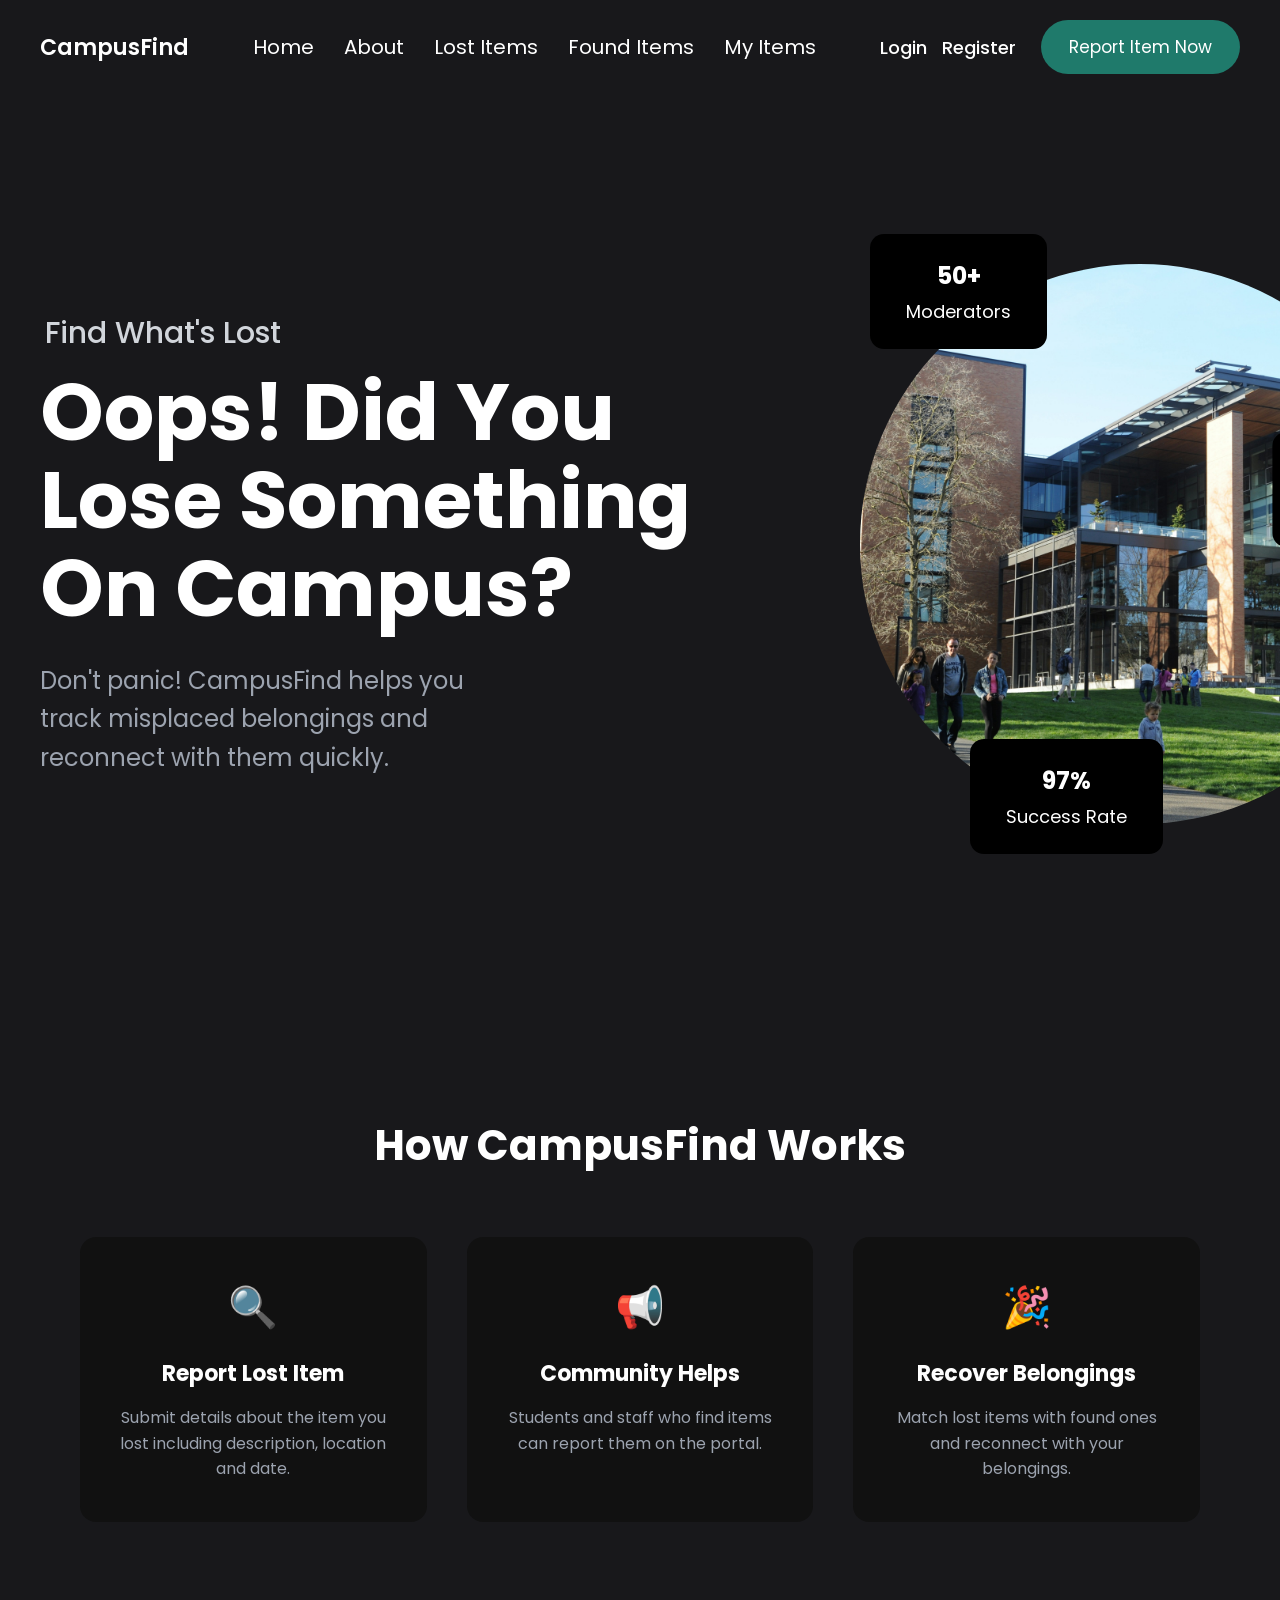
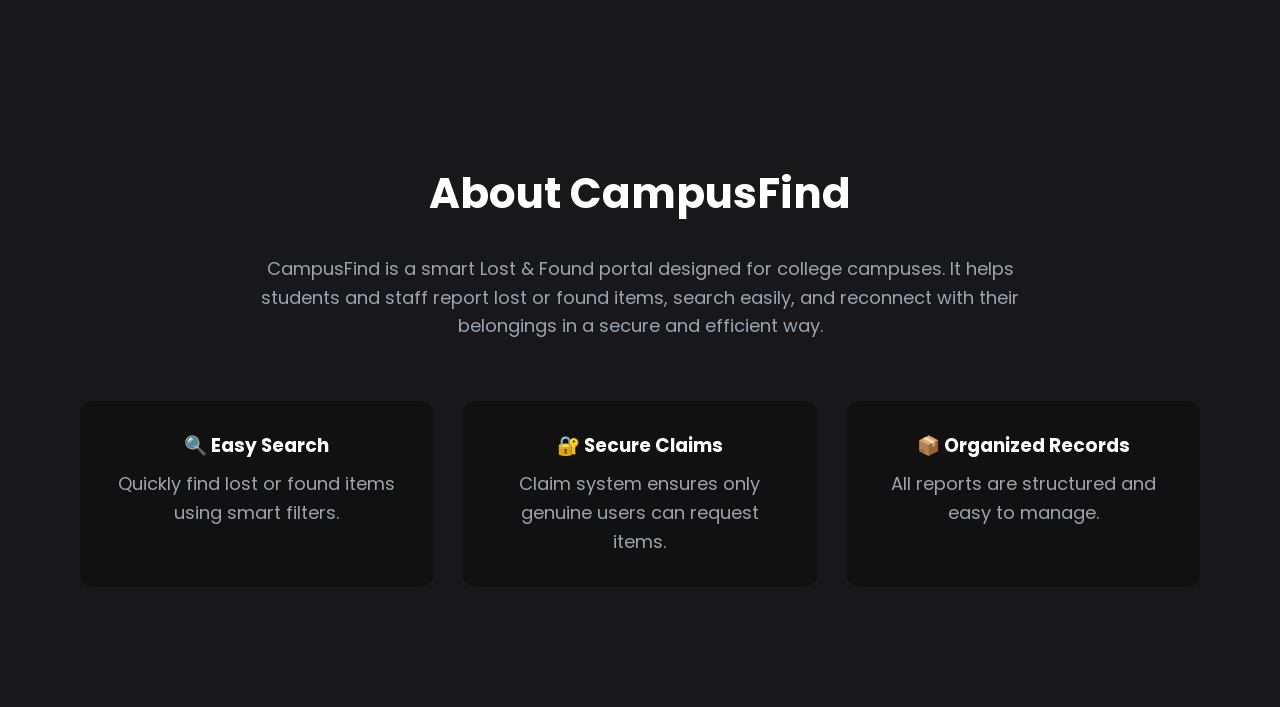
<file: index.html>
<!DOCTYPE html>
<html>
<head>
<title>CampusFind</title>
<link rel="stylesheet" href="css/style.css">

<link href="https://fonts.googleapis.com/css2?family=Poppins:wght@300;400;500;600;700&display=swap" rel="stylesheet">
</head>

<body>

<header class="navbar">

<div class="logo">CampusFind</div>

<nav class="nav-links">
<a href="#">Home</a>
<a href="#about">About</a>
<a href="lost-items.html">Lost Items</a>
<a href="found-items.html">Found Items</a>
<a href="my-items.html">My Items</a>
<a href="admin.html" id="adminLink" style="display:none;">Admin</a>
</nav>

<div class="nav-right">

<div id="authSection">
<a href="login.html">Login</a>
<a href="register.html">Register</a>
</div>

<div id="userSection" style="display:none;">
<span id="username"></span>
<button onclick="logout()" class="report-btn">Logout</button>
</div>

<a href="report-item.html" class="report-btn">Report Item Now</a>

</div>

</header>
<div id="userSection" style="display:none;">
<span id="username"></span>
<button onclick="logout()" class="report-btn">Logout</button>
</div>

</div>

<section class="hero">

<div class="hero-left">

<p class="tag">Find What's Lost</p>

<h1>
  Oops! Did You <br>
  <span class="no-break">Lose Something</span> <br>
  On Campus?
</h1>

<p class="desc">
Don't panic! CampusFind helps you track misplaced belongings
and reconnect with them quickly.
</p>


</div>


<div class="hero-right">

<img src="campus.jpg" class="hero-img">


<div class="card card1">
<h3>50+</h3>
<p>Moderators</p>
</div>

<div class="card card2">
<h3>5k+ Users</h3>
<p>Items Found</p>
</div>

<div class="card card3">
<h3>97%</h3>
<p>Success Rate</p>
</div>


</div>

</section>

<section class="how-it-works">

<h2>How CampusFind Works</h2>

<div class="steps">

<div class="step">
<div class="icon">🔍</div>
<h3>Report Lost Item</h3>
<p>Submit details about the item you lost including description, location and date.</p>
</div>

<div class="step">
<div class="icon">📢</div>
<h3>Community Helps</h3>
<p>Students and staff who find items can report them on the portal.</p>
</div>

<div class="step">
<div class="icon">🎉</div>
<h3>Recover Belongings</h3>
<p>Match lost items with found ones and reconnect with your belongings.</p>
</div>

</div>

</section>

<section id="about" class="about-section">

  <h2>About CampusFind</h2>

  <p>
    CampusFind is a smart Lost & Found portal designed for college campuses.
    It helps students and staff report lost or found items, search easily,
    and reconnect with their belongings in a secure and efficient way.
  </p>

  <div class="about-features">

    <div class="feature">
      <h3>🔍 Easy Search</h3>
      <p>Quickly find lost or found items using smart filters.</p>
    </div>

    <div class="feature">
      <h3>🔐 Secure Claims</h3>
      <p>Claim system ensures only genuine users can request items.</p>
    </div>

    <div class="feature">
      <h3>📦 Organized Records</h3>
      <p>All reports are structured and easy to manage.</p>
    </div>

  </div>

</section>



<script src="js/navbar.js"></script>

</body>
</html>
</file>
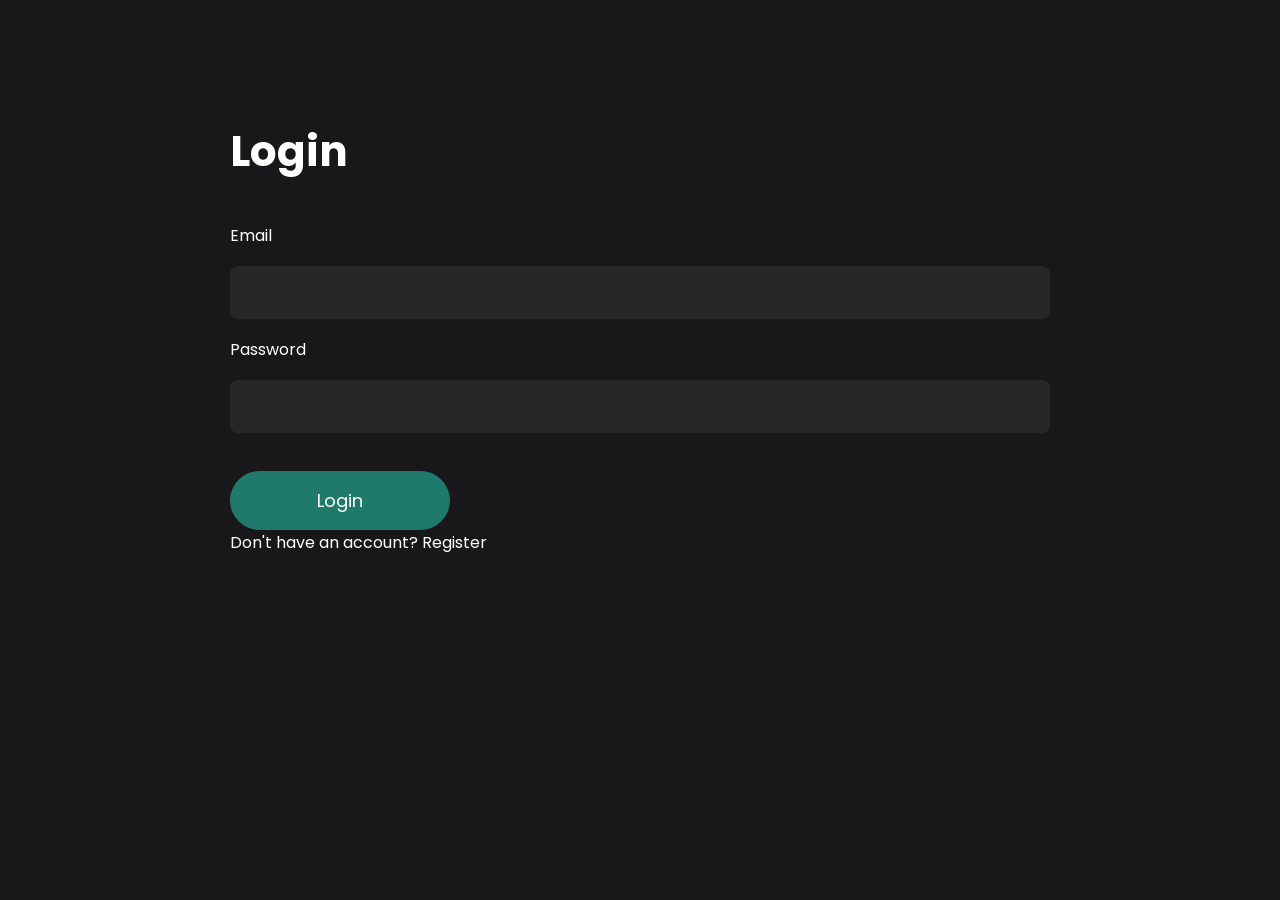
<file: login.html>
<!DOCTYPE html>
<html>
<head>
<title>Login | CampusFind</title>
<link rel="stylesheet" href="css/style.css">
<link href="https://fonts.googleapis.com/css2?family=Poppins:wght@300;400;500;600;700&display=swap" rel="stylesheet">
</head>

<body>

<section class="report-section">

<h1>Login</h1>

<form id="loginForm" class="report-form">

<label>Email</label>
<input type="email" id="loginEmail" required>

<label>Password</label>
<input type="password" id="loginPassword" required>

<button type="submit" class="submit-btn">Login</button>

</form>

<p>Don't have an account? <a href="register.html">Register</a></p>

</section>

<script src="js/auth.js"></script>

</body>
</html>
</file>
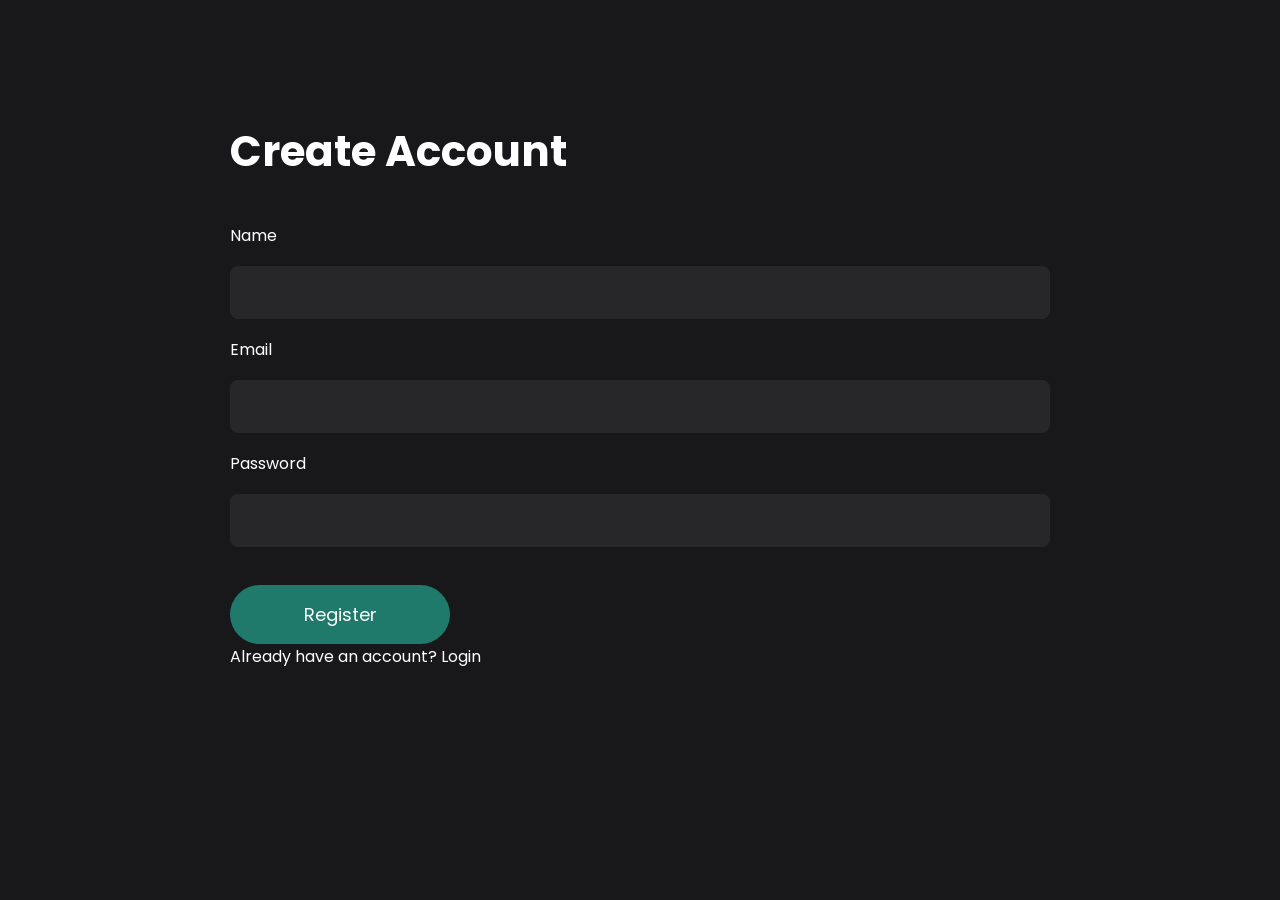
<file: register.html>
<!DOCTYPE html>
<html>
<head>
<title>Register | CampusFind</title>
<link rel="stylesheet" href="css/style.css">
<link href="https://fonts.googleapis.com/css2?family=Poppins:wght@300;400;500;600;700&display=swap" rel="stylesheet">
</head>

<body>

<section class="report-section">

<h1>Create Account</h1>

<form id="registerForm" class="report-form">

<label>Name</label>
<input type="text" id="name" required>

<label>Email</label>
<input type="email" id="email" required>

<label>Password</label>
<input type="password" id="password" required>

<button type="submit" class="submit-btn">Register</button>

</form>

<p>Already have an account? <a href="login.html">Login</a></p>

</section>

<script src="js/auth.js"></script>

</body>
</html>
</file>
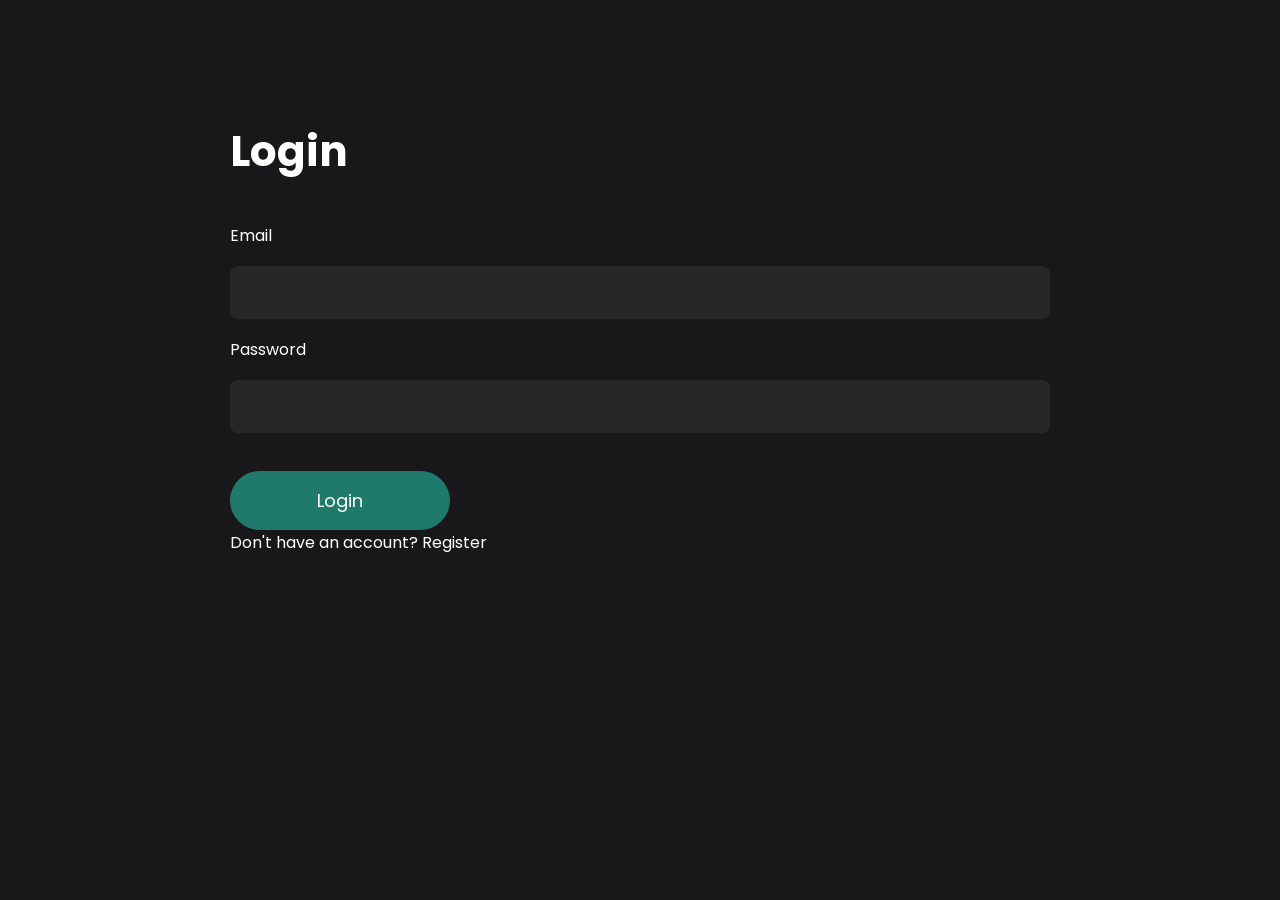
<file: report-item.html>
<!DOCTYPE html>
<html>
<head>
<title>Report Item | CampusFind</title>
<link rel="stylesheet" href="css/style.css">

<link href="https://fonts.googleapis.com/css2?family=Poppins:wght@300;400;500;600;700&display=swap" rel="stylesheet">
</head>

<body>

<header class="navbar">

<div class="logo">
CampusFind Portal
</div>

<nav>
<a href="index.html">Home</a>
<a href="lost-items.html">Lost Items</a>
<a href="found-items.html">Found Items</a>
<a href="my-items.html">My Items</a>
</nav>

<button class="report-btn">
Report Item
</button>

</header>

<section class="report-section">

<h1>Report Lost or Found Item</h1>

<form class="report-form" id="reportForm">

<label>Item Type</label>
<select id="itemType">
<option value="lost">Lost Item</option>
<option value="found">Found Item</option>
</select>

<label>Item Name</label>
<input type="text" id="itemName" required>

<label>Category</label>
<select id="category">
<option>ID Card</option>
<option>Electronics</option>
<option>Books</option>
<option>Accessories</option>
<option>Other</option>
</select>

<label>Description</label>
<textarea id="description"></textarea>

<label>Location</label>
<input type="text" id="location">

<label>Date</label>
<input type="date" id="date">

<label>Upload Image</label>
<input type="file" id="itemImage" accept="image/*">

<button class="submit-btn">Submit Report</button>

</form>
</section>

<script src="js/script.js"></script>
<script src="js/navbar.js"></script>

<script>
if(!localStorage.getItem("loggedInUser")){
window.location.href = "login.html";
}
</script>

</body>
</html>
</file>
<file: css/style.css>
*{
margin:0;
padding:0;
box-sizing:border-box;
font-family:'Poppins',sans-serif;
}

body{
background:#18181b;
color:white;
}

a{
text-decoration:none;
color:white;
}

a:hover{
color:#34d399;
}


.navbar{
max-width:1400px;
margin:auto;
display:flex;
align-items:center;
justify-content:space-between;
padding:20px 40px;
flex-wrap: nowrap;
}

.logo{
font-size:22px;
font-weight:600;
white-space: nowrap;
}

.nav-links{
display:flex;
gap:30px;
align-items:center;
flex-wrap: nowrap;
}

.nav-links a{
white-space: nowrap;
font-size:20px;
}

.nav-right{
display:flex;
align-items:center;
gap:25px;
flex-wrap: nowrap;
}

#authSection{
display:flex;
gap:15px;
}

#authSection a{
  font-size:18px;  
  font-weight:500;
}

#userSection{
display:flex;
align-items:center;
gap:15px;
white-space: nowrap;
}

.report-btn{
  background:#1f7a6b;
  padding:14px 28px;
  border-radius:30px;
  color:white;
  font-size:17px;
  cursor:pointer;
  display:inline-block;

  border: none;         
  outline: none;       
  box-shadow: none;      
}


/* HERO SECTION */

.hero{
max-width:1400px;
margin:auto;
display:flex;
align-items:center;
justify-content:space-between;
padding:120px 40px;
min-height:100vh;
gap: 80px;
}

.hero-left{
width:55%;
}

.tag{
color:#d1d5db;
margin-bottom:12px;
font-size:30px;
font-weight:500;
margin-left: 5px;
}

.hero-left h1{
font-size:80px;
line-height:1.1;
font-weight:700;
margin-top:10px;
max-width:650px;
}

.desc{
color:#9ca3af;
margin-top:30px;
width:70%;
font-size:24px;
line-height:1.6;
}

.start-btn{
margin-top:40px;
background:#1f7a6b;
padding:18px 38px;
border:none;
border-radius:35px;
color:white;
font-size:18px;
cursor:pointer;
}


/* HERO IMAGE */

.hero-right{
width:45%;
display:flex;
justify-content:center;
position:relative;
}

.hero-img{
width:560px;
height:560px;
border-radius:50%;
object-fit:cover;
margin-left: 200px;
}


/* STATS CARDS */

.card{
position:absolute;
background:black;
padding:24px 36px;
border-radius:14px;
text-align:center;
font-size:18px;
}

.card h3{
font-size:24px;
margin-bottom:5px;
}

.card1{
top:-30px;
left:100px;
}

.card2{
  position: absolute;
  top: 30%;
  right: 0;
  transform: translateX(80%);
}

.card3{
bottom:-30px;
left:200px;
}


/* HOW IT WORKS */

.how-it-works{
max-width:1400px;
margin:auto;
padding:120px 80px;
text-align:center;
}

.how-it-works h2{
font-size:42px;
margin-bottom:60px;
}

.steps{
display:flex;
justify-content:space-between;
gap:40px;
}

.step{
background:#111;
padding:40px;
border-radius:16px;
flex:1;
transition:0.3s;
}

.step:hover{
transform:translateY(-10px);
background:#1f2937;
}

.icon{
font-size:40px;
margin-bottom:20px;
}

.step h3{
font-size:22px;
margin-bottom:15px;
}

.step p{
color:#9ca3af;
line-height:1.6;
}


/* REPORT PAGE */

.report-section{
max-width:900px;
margin:auto;
padding:120px 40px;
}

.report-section h1{
font-size:42px;
margin-bottom:40px;
}

.report-form{
display:flex;
flex-direction:column;
gap:18px;
}

.report-form input,
.report-form select,
.report-form textarea{
width:100%;
padding:14px;
border-radius:8px;
border:none;
background:#27272a;
color:white;
font-size:16px;
}

.report-form textarea{
resize:none;
}

.submit-btn{
margin-top:20px;
padding:16px;
border:none;
background:#1f7a6b;
color:white;
font-size:18px;
border-radius:30px;
cursor:pointer;
width:220px;
}


/* ITEMS PAGE */

.items-section{
max-width:1400px;
margin:auto;
padding:120px 80px;
}

.items-section h1{
font-size:40px;
margin-bottom:50px;
}

.items-grid{
display:grid;
grid-template-columns:repeat(auto-fit, minmax(300px,1fr));
gap:30px;
}

.item-card{
background:#111;
padding:25px;
border-radius:14px;
transition:0.3s;
}

.item-card:hover{
transform:translateY(-8px);
background:#1f2937;
}

.item-card h3{
font-size:22px;
margin-bottom:10px;
}

.item-card p{
color:#9ca3af;
line-height:1.6;
font-size:15px;
}

.item-img{
width:100%;
height:180px;
object-fit:cover;
border-radius:10px;
margin-bottom:15px;
}

.claim-btn{
margin-top:10px;
padding:10px 18px;
background:#1f7a6b;
border:none;
border-radius:20px;
color:white;
cursor:pointer;
}

.delete-btn{
margin-top:10px;
padding:8px 15px;
background:#dc2626;
border:none;
border-radius:20px;
color:white;
cursor:pointer;
}

.search-bar{
width:100%;
max-width:400px;
padding:12px 16px;
margin-bottom:40px;
border-radius:10px;
border:none;
background:#27272a;
color:white;
font-size:16px;
}

/* STATUS BADGE */

.status {
  display: inline-block;
  padding: 5px 10px;
  border-radius: 6px;
  font-size: 12px;
  font-weight: bold;
  margin-bottom: 10px;
}

.status.lost {
  background: #dc2626;
  color: white;
}

.status.found {
  background: #2563eb;
  color: white;
}

.status.claimed {
  background: #f59e0b;
  color: white;
}

.status.returned {
  background: #16a34a;
  color: white;
}

/* RETURN BUTTON */

.return-btn {
  margin-top: 10px;
  padding: 10px 18px;
  background: #16a34a;
  border: none;
  border-radius: 20px;
  color: white;
  cursor: pointer;
}

.no-break{
  white-space: nowrap;   
}

.about-section{
  max-width:1400px;
  margin:auto;
  padding:120px 80px;
  text-align:center;
}

.about-section h2{
  font-size:42px;
  margin-bottom:30px;
}

.about-section p{
  color:#9ca3af;
  font-size:18px;
  max-width:800px;
  margin:auto;
  line-height:1.6;
}

.about-features{
  display:flex;
  gap:30px;
  margin-top:60px;
}

.feature{
  flex:1;
  background:#111;
  padding:30px;
  border-radius:12px;
  transition:0.3s;
}

.feature:hover{
  transform:translateY(-8px);
  background:#1f2937;
}

.feature h3{
  margin-bottom:10px;
}

html{
  scroll-behavior: smooth;
}

.approve-btn{
background:#16a34a;
padding:8px 15px;
border:none;
border-radius:20px;
color:white;
cursor:pointer;
margin-right:10px;
}

.reject-btn{
background:#dc2626;
padding:8px 15px;
border:none;
border-radius:20px;
color:white;
cursor:pointer;
}
</file>
